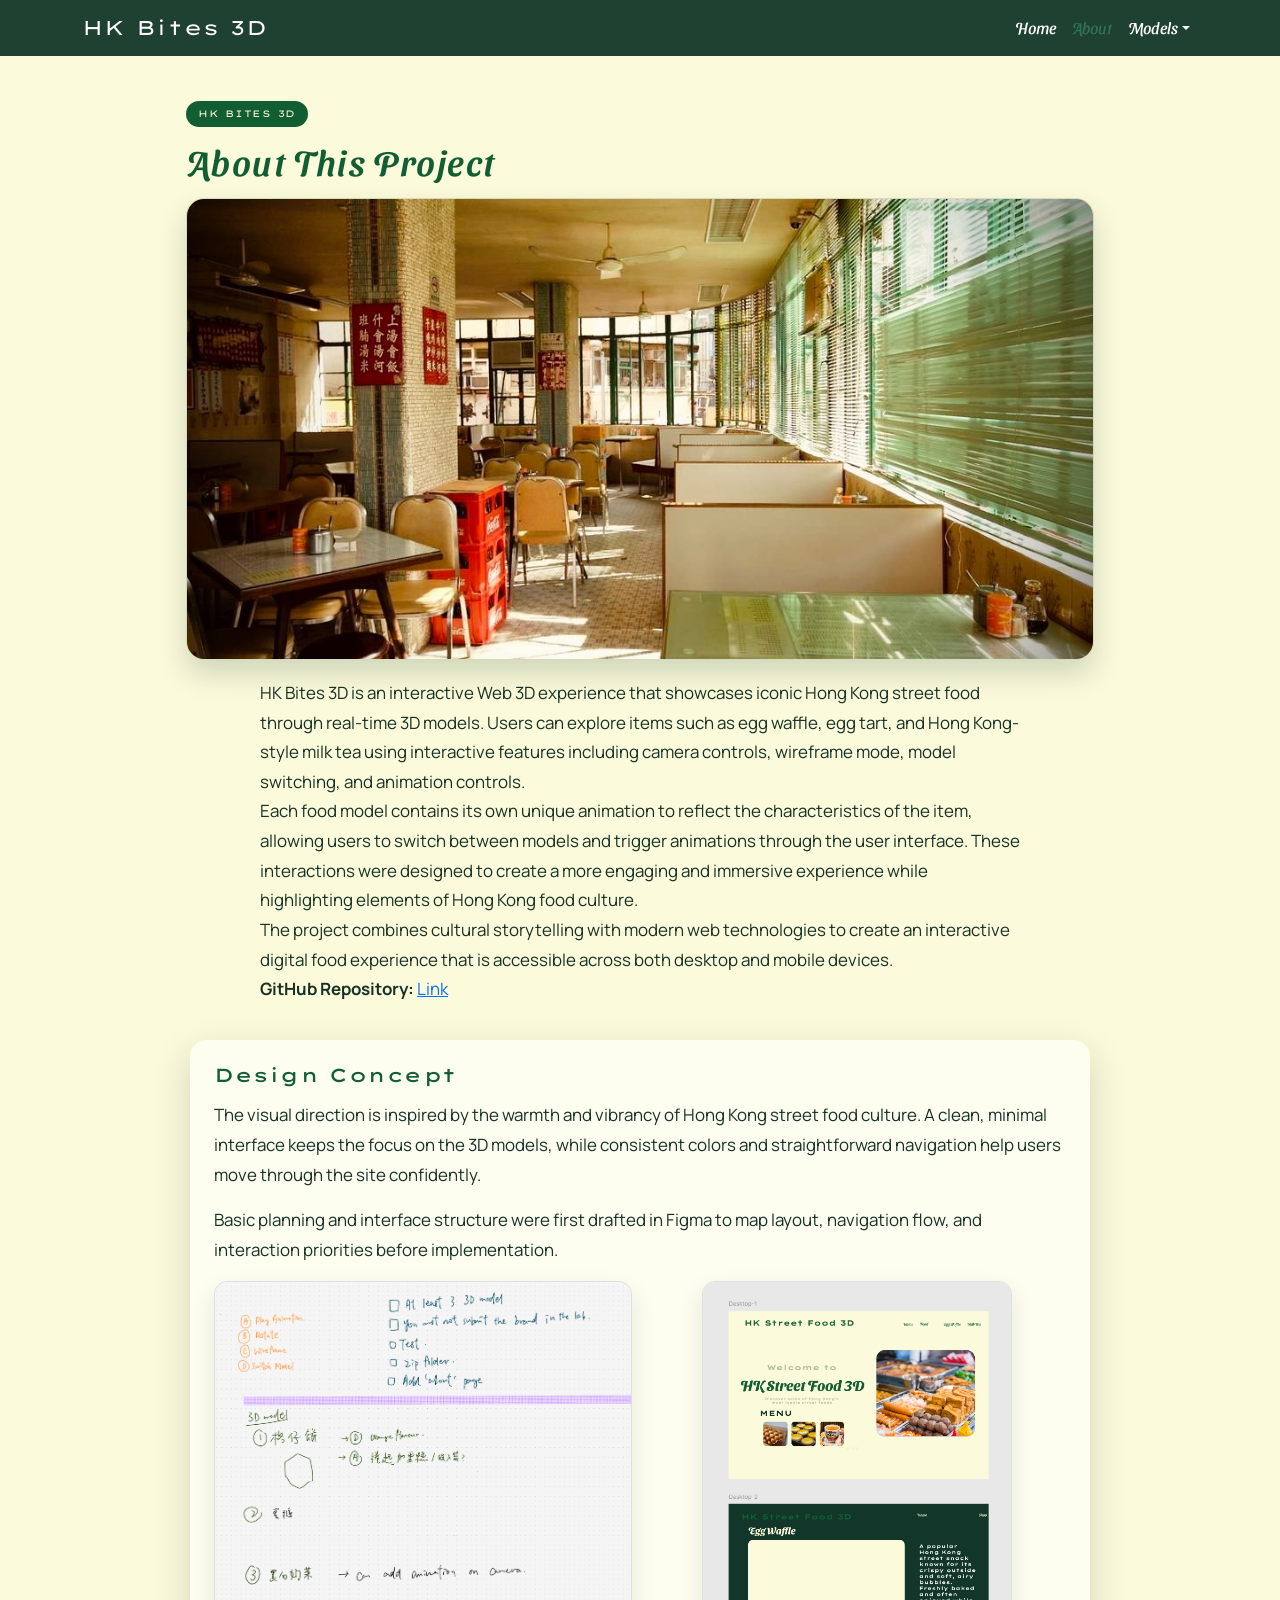
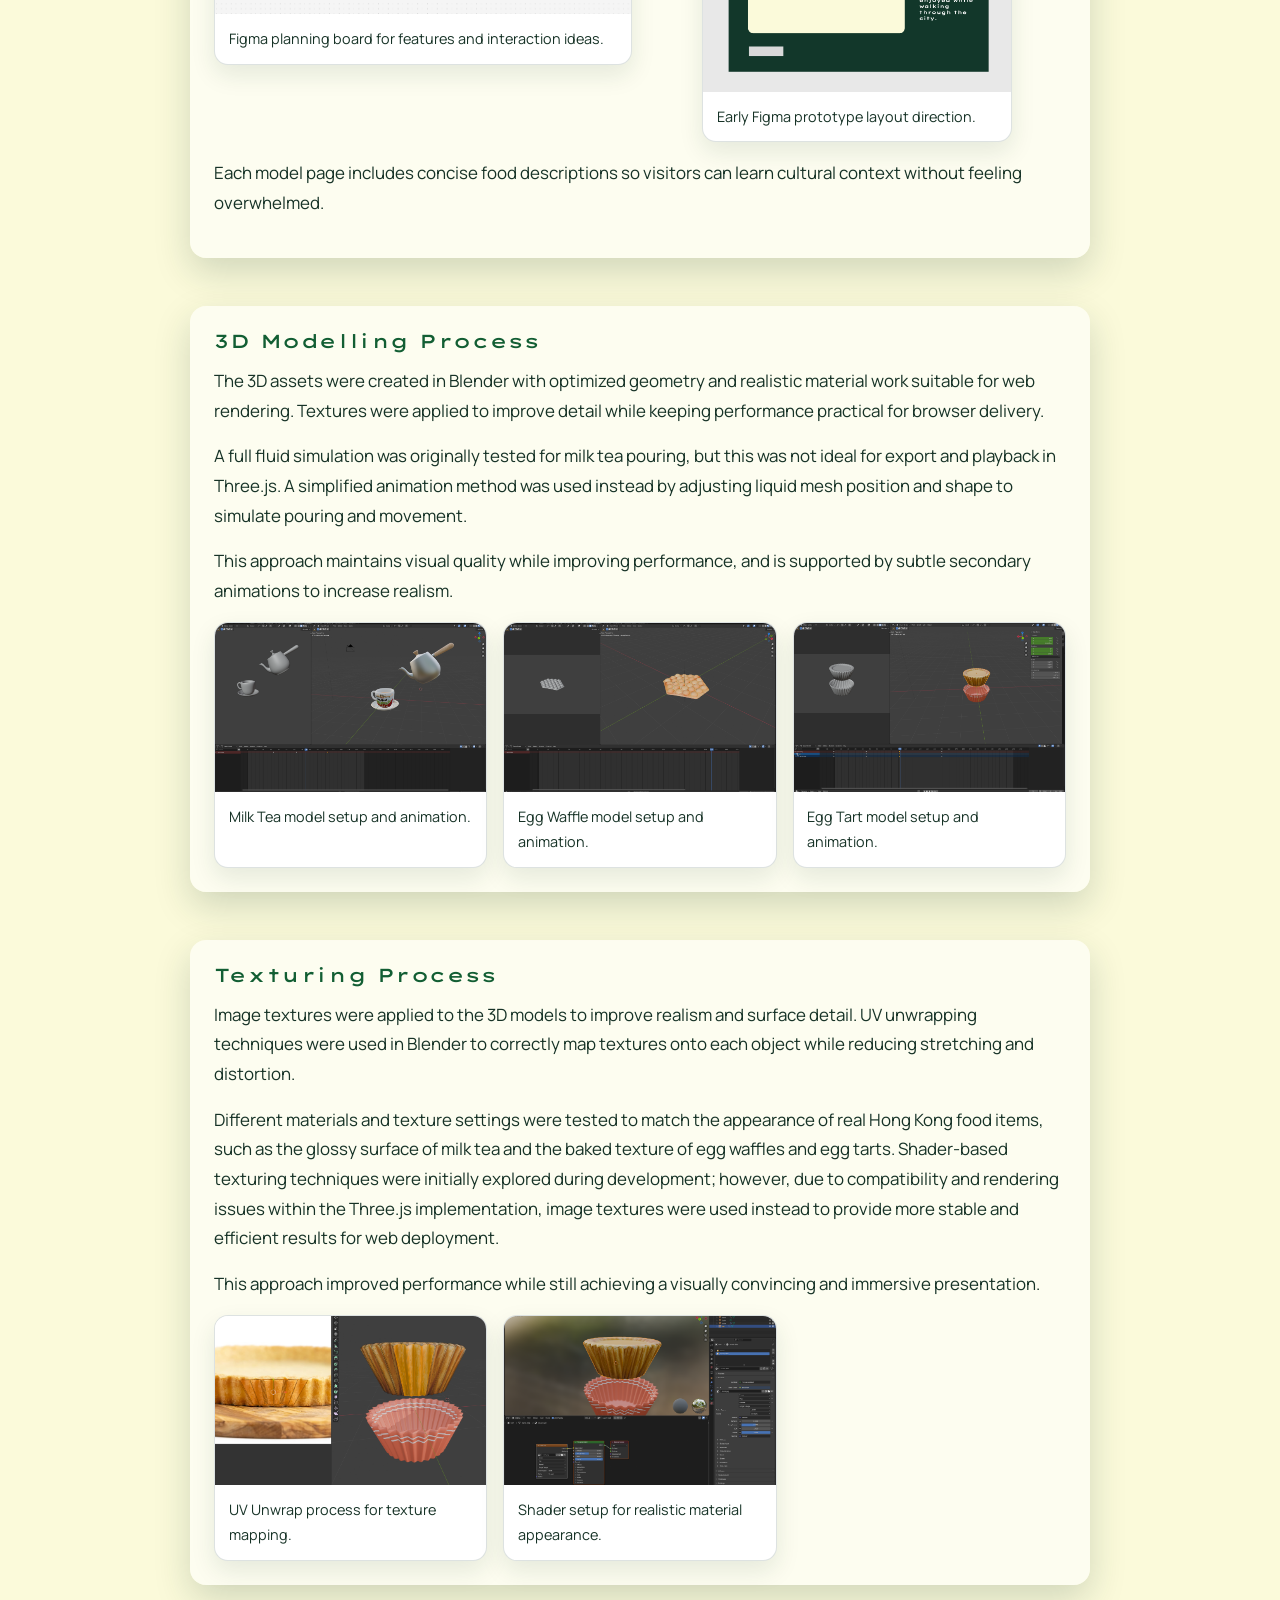
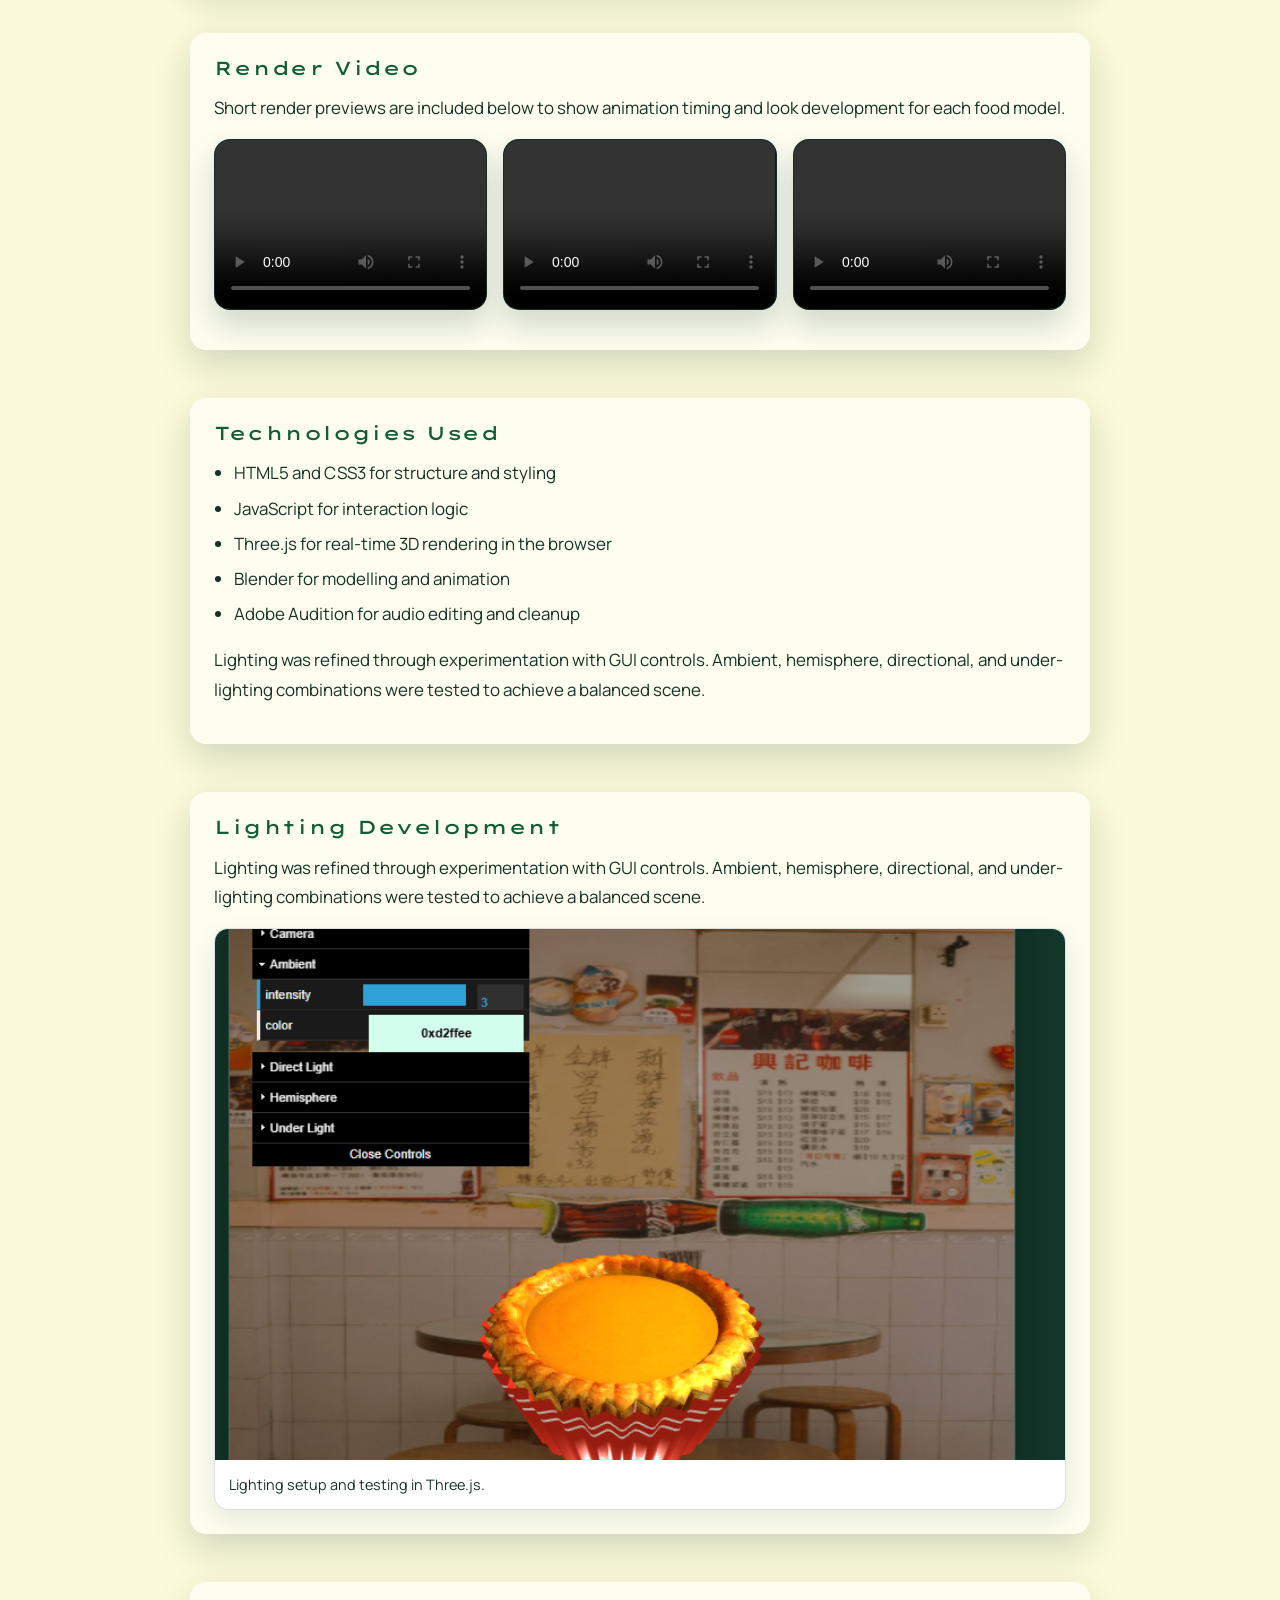
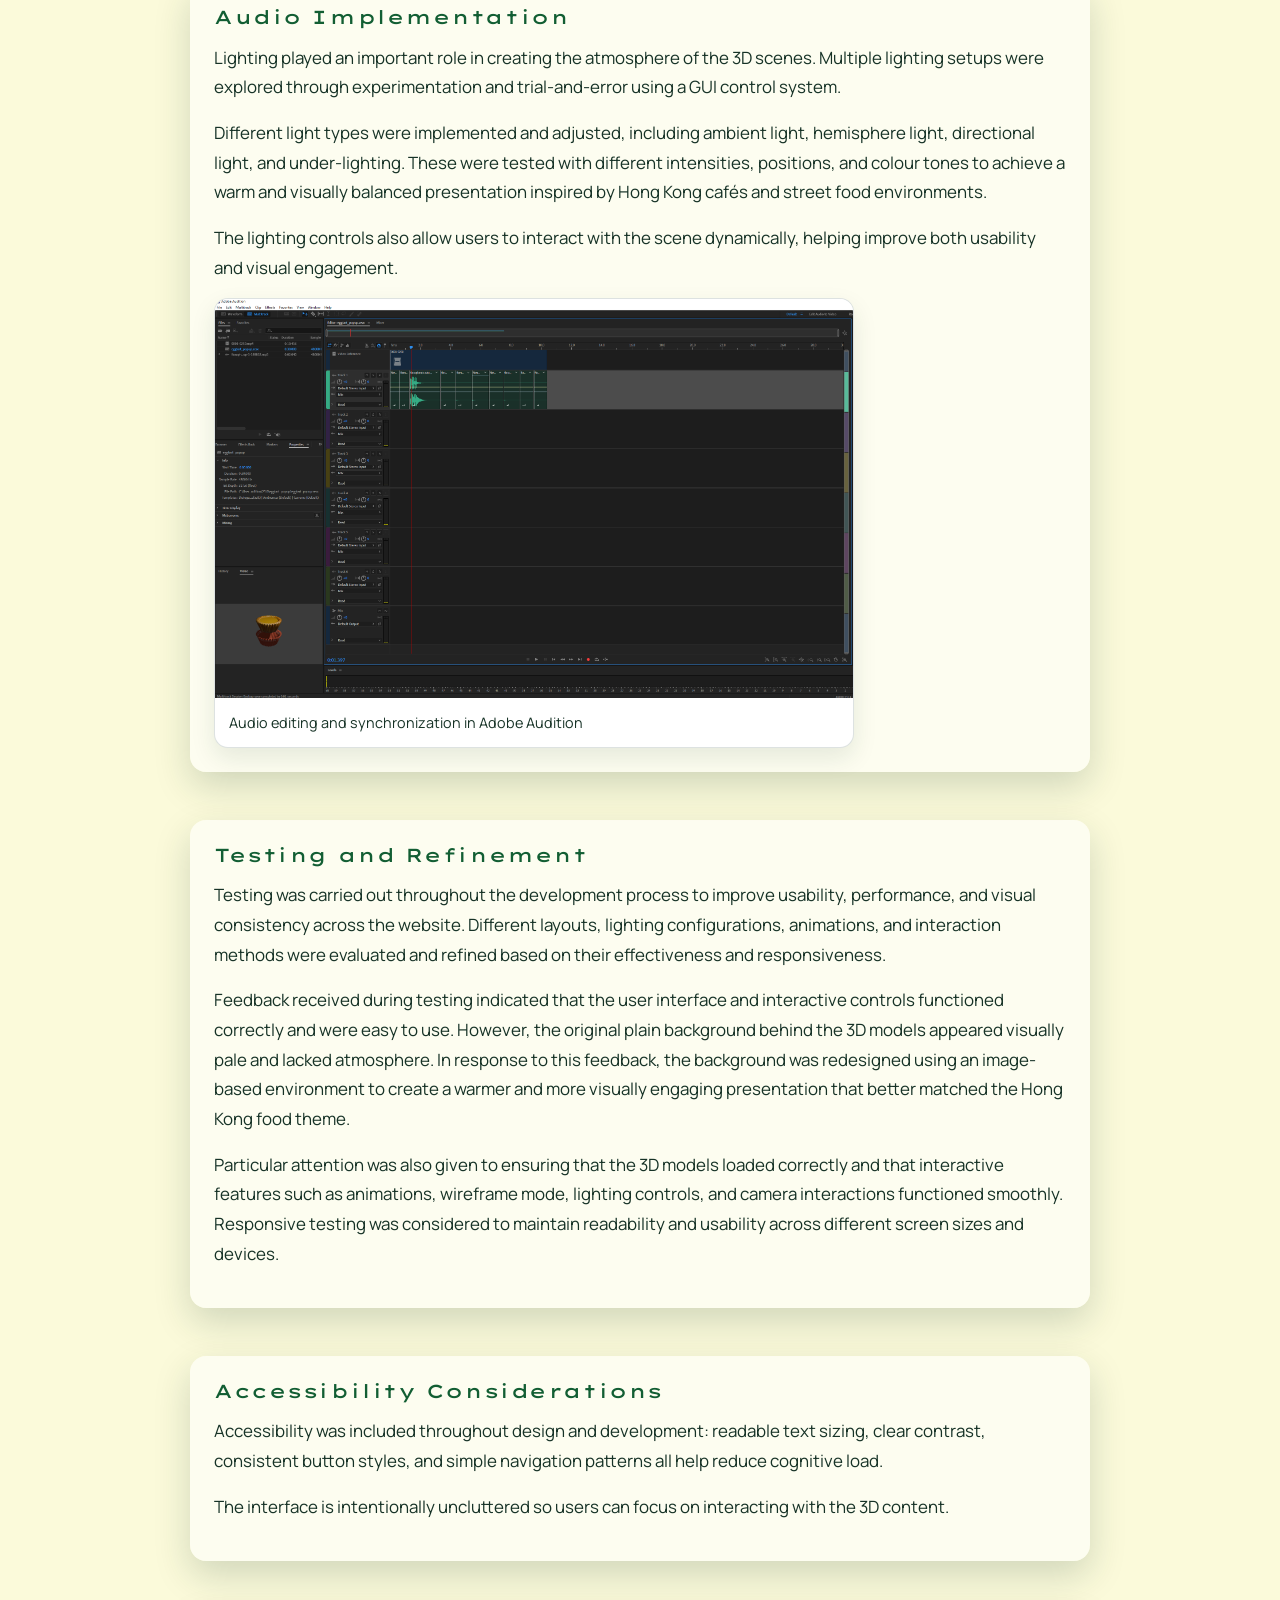
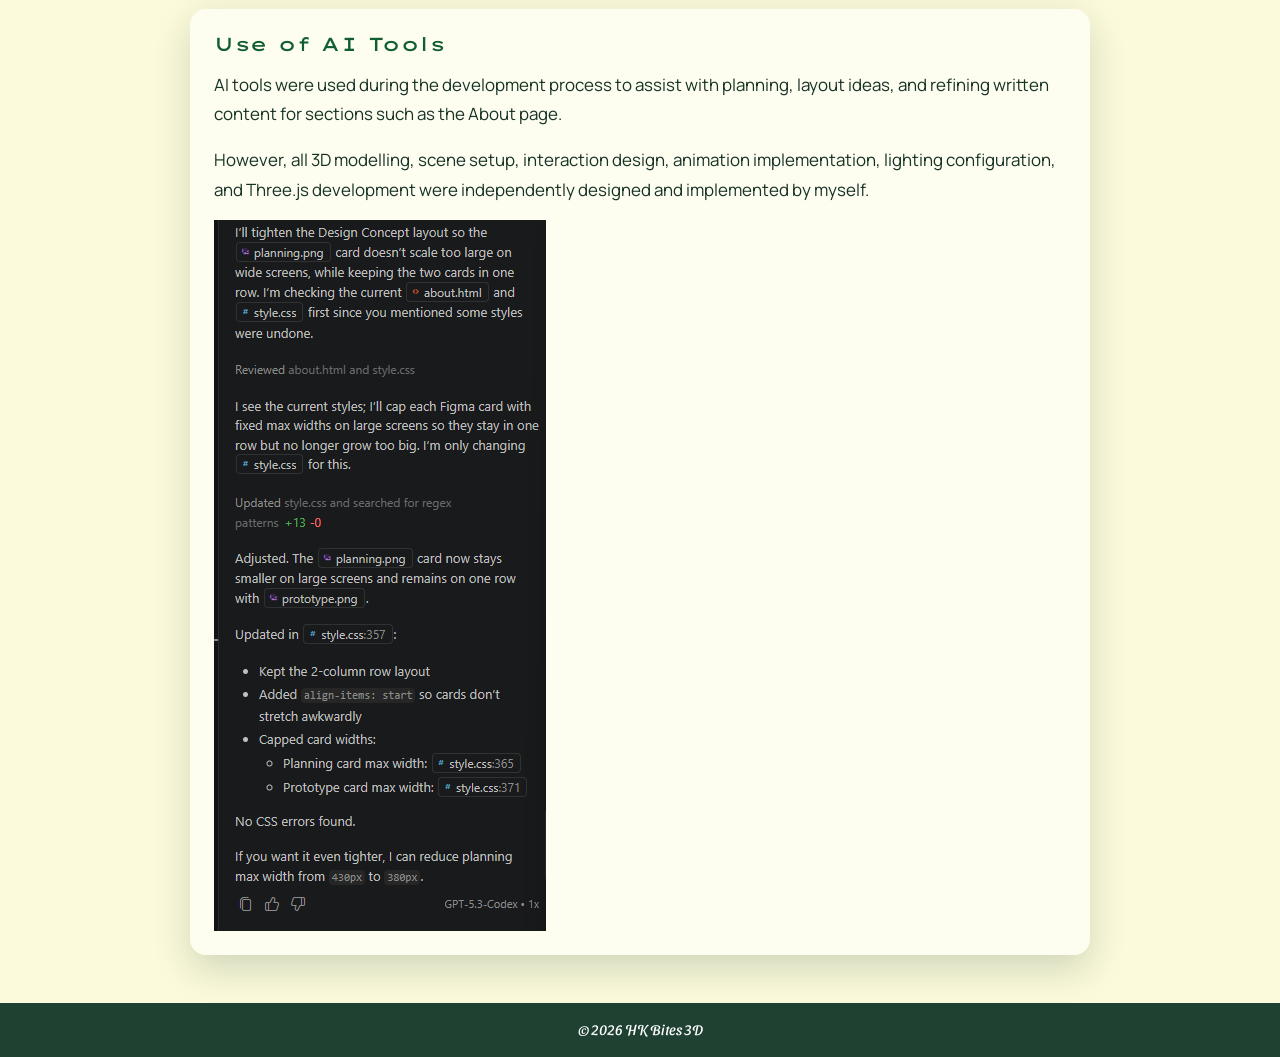
<file: about.html>
<!doctype html>
<html lang="en">
<head>
    <meta charset="utf-8">
    <meta name="viewport" content="width=device-width, initial-scale=1">
    <title>HK Bites 3D | About</title>
    <link rel="stylesheet" href="css/bootstrap.css">
    <link rel="stylesheet" href="style.css?v=20260423">
    <style>
        /* Fallback critical styles for publishing environments with stale cached CSS. */
        .page-about .about-wrap {
            max-width: 900px;
            margin: 2rem auto 3rem;
            padding: 1.5rem;
            border-radius: 16px;
            background: rgba(255, 255, 255, 0.6);
            box-shadow: 0 14px 36px rgba(18, 55, 42, 0.18);
        }

        .page-about .about-header-media {
            margin: 0 0 1.1rem;
            border-radius: 18px;
            overflow: hidden;
            border: 1px solid rgba(18, 55, 42, 0.16);
            box-shadow: 0 14px 28px rgba(18, 55, 42, 0.18);
        }

        .page-about .about-header-media img {
            width: 100%;
            height: clamp(220px, 38vw, 460px);
            object-fit: cover;
            display: block;
        }

        .page-about .process-card {
            margin: 0;
            border-radius: 14px;
            overflow: hidden;
            background: #ffffff;
            border: 1px solid rgba(18, 55, 42, 0.14);
            box-shadow: 0 10px 24px rgba(18, 55, 42, 0.1);
        }

        .page-about .process-card img {
            width: 100%;
            aspect-ratio: 16 / 10;
            object-fit: cover;
            display: block;
            background: linear-gradient(135deg, #f8f4d8, #e8efe3);
        }
    </style>
</head>
<body class="page-about">
    <nav class="navbar navbar-expand-lg site-nav">
        <div class="container">
            <a class="navbar-brand" href="index.html">HK Bites 3D</a>
            <button class="navbar-toggler" type="button" data-bs-toggle="collapse" data-bs-target="#mainNav" aria-controls="mainNav" aria-expanded="false" aria-label="Toggle navigation">
                <span class="navbar-toggler-icon"></span>
            </button>
            <div class="collapse navbar-collapse" id="mainNav">
                <ul class="navbar-nav ms-auto">
                    <li class="nav-item"><a class="nav-link" href="index.html">Home</a></li>
                    <li class="nav-item"><a class="nav-link active" href="about.html">About</a></li>
                    <li class="nav-item dropdown">
                        <a class="nav-link dropdown-toggle" href="#" id="modelsDropdown" role="button" data-bs-toggle="dropdown" aria-expanded="false">Models</a>
                        <ul class="dropdown-menu dropdown-menu-end" aria-labelledby="modelsDropdown">
                            <li><a class="dropdown-item" href="tart.html">Egg Tart</a></li>
                            <li><a class="dropdown-item" href="waffle.html">Egg Waffle</a></li>
                            <li><a class="dropdown-item" href="milktea.html">Milk Tea</a></li>
                        </ul>
                    </li>
                </ul>
            </div>
        </div>
    </nav>

    <main class="container">
        <section class="hero hero-about">
            <p class="eyebrow">HK Bites 3D</p>
            <h1>About This Project</h1>
            <figure class="about-header-media">
                <img src="assets/images/background.jpg" alt="Hong Kong cha chaan teng interior atmosphere" loading="lazy">
            </figure>
            <p>
                HK Bites 3D is an interactive Web 3D experience that showcases iconic Hong Kong street food through real-time 3D models. Users can explore items such as egg waffle, egg tart, and Hong Kong-style milk tea using interactive features including camera controls, wireframe mode, model switching, and animation controls.
            </p>
            <p>
                Each food model contains its own unique animation to reflect the characteristics of the item, allowing users to switch between models and trigger animations through the user interface. These interactions were designed to create a more engaging and immersive experience while highlighting elements of Hong Kong food culture.
            </p>
            <p> 
                The project combines cultural storytelling with modern web technologies to create an interactive digital food experience that is accessible across both desktop and mobile devices.
            </p>
            <p><strong>GitHub Repository:</strong>
                <a href="https://github.com/TevyTrial/HongKongStreetFood3d.git" target="_blank" rel="noopener noreferrer">Link</a>
            </p>
        </section>

        <section class="about-wrap about-section">
            <h2>Design Concept</h2>
            <p>
                The visual direction is inspired by the warmth and vibrancy of Hong Kong street food culture. A clean,
                minimal interface keeps the focus on the 3D models, while consistent colors and straightforward
                navigation help users move through the site confidently.
            </p>
            <p>
                Basic planning and interface structure were first drafted in Figma to map layout, navigation flow,
                and interaction priorities before implementation.
            </p>
            <div class="design-grid" aria-label="Figma planning and prototype screens">
                <figure class="process-card design-card-planning">
                    <img src="assets/images/About/planning.png" alt="Figma planning notes for HK Bites 3D" loading="lazy">
                    <figcaption>Figma planning board for features and interaction ideas.</figcaption>
                </figure>
                <figure class="process-card design-card-prototype">
                    <img src="assets/images/About/prototype.png" alt="Figma prototype layout for HK Bites 3D" loading="lazy">
                    <figcaption>Early Figma prototype layout direction.</figcaption>
                </figure>
            </div>
            <p>
                Each model page includes concise food descriptions so visitors can learn cultural context without feeling
                overwhelmed.
            </p>
        </section>

        <section class="about-wrap about-section">
            <h2>3D Modelling Process</h2>
            <p>
                The 3D assets were created in Blender with optimized geometry and realistic material work suitable for
                web rendering. Textures were applied to improve detail while keeping performance practical for browser
                delivery.
            </p>
            <p>
                A full fluid simulation was originally tested for milk tea pouring, but this was not ideal for export and
                playback in Three.js. A simplified animation method was used instead by adjusting liquid mesh position and
                shape to simulate pouring and movement.
            </p>
            <p>
                This approach maintains visual quality while improving performance, and is supported by subtle secondary
                animations to increase realism.
            </p>

            <div class="process-grid" aria-label="Blender modelling snapshots">
                <figure class="process-card">
                    <img src="assets/images/About/cupmodelling.png" alt="Milk tea model process in Blender" loading="lazy">
                    <figcaption>Milk Tea model setup and animation.</figcaption>
                </figure>
                <figure class="process-card">
                    <img src="assets/images/About/eggwafflemodelling.png" alt="Egg waffle model process in Blender" loading="lazy">
                    <figcaption>Egg Waffle model setup and animation.</figcaption>
                </figure>
                <figure class="process-card">
                    <img src="assets/images/About/tartmodelling.png" alt="Egg tart model process in Blender" loading="lazy">
                    <figcaption>Egg Tart model setup and animation.</figcaption>
                </figure>
            </div>
        </section>

        <section class="about-wrap about-section">
            <h2>Texturing Process</h2>
            <p>
                Image textures were applied to the 3D models to improve realism and surface detail. 
                UV unwrapping techniques were used in Blender to correctly map textures onto each object while reducing stretching and distortion.
            </p>
            <p>
                Different materials and texture settings were tested to match the appearance of real Hong Kong food items, such as the glossy surface of milk tea and the baked texture of egg waffles and egg tarts. 
Shader-based texturing techniques were initially explored during development; however, due to compatibility and rendering issues within the Three.js implementation, 
image textures were used instead to provide more stable and efficient results for web deployment.

            </p>
            <p>
                This approach improved performance while still achieving a visually convincing and immersive presentation.
            </p>

            <div class="process-grid" aria-label="Blender modelling snapshots">
                <figure class="process-card">
                    <img src="assets/images/About/UVUnwrap.png" alt="UV Unwrap process in Blender" loading="lazy">
                    <figcaption>UV Unwrap process for texture mapping.</figcaption>
                </figure>
                <figure class="process-card">
                    <img src="assets/images/About/shader.png" alt="Shader setup process in Blender" loading="lazy">
                    <figcaption>Shader setup for realistic material appearance.</figcaption>
                </figure>
                
            </div>
        </section>


        <section class="about-wrap about-section">
            <h2>Render Video</h2>
            <p>
                Short render previews are included below to show animation timing and look development for each food
                model.
            </p>
            <div class="video-grid" aria-label="Render videos for three food models">
                <figure class="video-card">
                    <video controls preload="metadata" playsinline>
                        <source src="assets/images/About/Cup.mp4" type="video/mp4">
                        Your browser does not support the video tag.
                    </video>
                </figure>
                <figure class="video-card">
                    <video controls preload="metadata" playsinline>
                        <source src="assets/images/About/eggtart.mp4" type="video/mp4">
                        Your browser does not support the video tag.
                    </video>
                </figure>
                <figure class="video-card">
                    <video controls preload="metadata" playsinline>
                        <source src="assets/images/About/Waffle.mp4" type="video/mp4">
                        Your browser does not support the video tag.
                    </video>
                </figure>
            </div>
        </section>

        <section class="about-wrap about-section">
            <h2>Technologies Used</h2>
            <ul class="tech-list">
                <li>HTML5 and CSS3 for structure and styling</li>
                <li>JavaScript for interaction logic</li>
                <li>Three.js for real-time 3D rendering in the browser</li>
                <li>Blender for modelling and animation</li>
                <li>Adobe Audition for audio editing and cleanup</li>
            </ul>
            <p>
                Lighting was refined through experimentation with GUI controls. Ambient, hemisphere, directional, and
                under-lighting combinations were tested to achieve a balanced scene.
            </p>
        </section>

        <section class="about-wrap about-section">
            <h2>Lighting Development</h2>
            <p>
                Lighting was refined through experimentation with GUI controls. Ambient, hemisphere, directional, and
                under-lighting combinations were tested to achieve a balanced scene.
            </p>
                <figure class="process-card lighting-process-card">
                    <img src="assets/images/About/light.png" alt="Lighting setup process in Three.js" loading="lazy">
                    <figcaption>Lighting setup and testing in Three.js.</figcaption>    
        </section>

        <section class="about-wrap about-section">
            <h2>Audio Implementation</h2>
            <p>
                Lighting played an important role in creating the atmosphere of the 3D scenes. 
Multiple lighting setups were explored through experimentation and trial-and-error using a GUI control system.
            </p>
            <p> 
                Different light types were implemented and adjusted, including ambient light, hemisphere light, directional light, and under-lighting. 
These were tested with different intensities, positions, and colour tones to achieve a warm and visually balanced presentation inspired by Hong Kong cafés and street food environments.
            </p>
            <p>
                The lighting controls also allow users to interact with the scene dynamically, helping improve both usability and visual engagement.
            </p>
                <figure class="process-card audio-process-card">
                    <img src="assets/images/About/auditon.png" alt="Audio editing" loading="lazy">
                    <figcaption>Audio editing and synchronization in Adobe Audition</figcaption>
                </figure>
        </section>

        <section class="about-wrap about-section">
            <h2>Testing and Refinement</h2>
            <p>
                Testing was carried out throughout the development process to improve usability, performance, and visual consistency across the website. Different layouts, lighting configurations, animations, and interaction methods were evaluated and refined based on their effectiveness and responsiveness.
            </p>
            <p>
                Feedback received during testing indicated that the user interface and interactive controls functioned correctly and were easy to use. However, the original plain background behind the 3D models appeared visually pale and lacked atmosphere. In response to this feedback, the background was redesigned using an image-based environment to create a warmer and more visually engaging presentation that better matched the Hong Kong food theme.
            </p>
            <p>
                Particular attention was also given to ensuring that the 3D models loaded correctly and that interactive features such as animations, wireframe mode, lighting controls, and camera interactions functioned smoothly. Responsive testing was considered to maintain readability and usability across different screen sizes and devices.
            </p>
        </section>

        <section class="about-wrap about-section">
            <h2>Accessibility Considerations</h2>
            <p>
                Accessibility was included throughout design and development: readable text sizing, clear contrast,
                consistent button styles, and simple navigation patterns all help reduce cognitive load.
            </p>
            <p>
                The interface is intentionally uncluttered so users can focus on interacting with the 3D content.
            </p>
        </section>

        <section class="about-wrap about-section">
            <h2>Use of AI Tools</h2>
            <p>
                AI tools were used during the development process to assist with planning, layout ideas, and refining written content for sections such as the About page.
            </p>
            <p>
                However, all 3D modelling, scene setup, interaction design, animation implementation, lighting configuration, and Three.js development were independently designed and implemented by myself.            </p>
            </p>
            <img src="assets/images/About/AI.png" alt="AI tools used for planning and content refinement" loading="lazy">
        </section>


    </main>

    <footer class="site-footer">
        <div class="container">&copy; 2026 HK Bites 3D</div>
    </footer>
    
    <script src="js/bootstrap.bundle.min.js"></script>
</body>
</html>
</file>
<file: style.css>
@import url('https://fonts.googleapis.com/css2?family=Lexend+Zetta:wght@100..900&family=Manrope:wght@400;500;600;700&family=Sansita+Swashed:wght@300..900&display=swap');

:root {
    --home-bg: #FBFADA;
    --models-bg: #12372A;
    --ink-dark: #1f2a1f;
    --ink-light: #f5f7f2;
    --accent: #436850;
    --card-shadow: 0 14px 36px rgba(18, 55, 42, 0.18);
}

* {
    box-sizing: border-box;
}

body {
    margin: 0;
    font-family: 'Sansita Swashed', serif;
    color: var(--ink-dark);
    min-height: 100vh;
    display: flex;
    flex-direction: column;
}

main {
    flex: 1;
}

h1 {
    font-family: 'Sansita Swashed', serif;
    letter-spacing: 0.04em;
    font-size: clamp(1.2rem, 3.5vw, 2.8rem);
    color: #FBFADA;
}

h2,
h3,
h4,
h5,
h6,
.navbar-brand {
    font-family: 'Lexend Zetta', sans-serif;
    letter-spacing: 0.03em;
}

p {
    font-family: 'Lexend Zetta', sans-serif;
    line-height: 1.65;
}

.site-nav {
    background: rgba(18, 55, 42, 0.95);
}

.site-nav .navbar-brand,
.site-nav .nav-link,
.site-nav .dropdown-item {
    color: #ffffff;
}

.page-models .site-nav .navbar-brand {
    color: #ffffff;
}

.site-nav .navbar-toggler {
    border-color: rgba(255, 255, 255, 0.65);
}

.site-nav .navbar-toggler:focus {
    box-shadow: none;
}

.site-nav .navbar-toggler-icon {
    background-image: url("data:image/svg+xml,%3Csvg xmlns='http://www.w3.org/2000/svg' viewBox='0 0 30 30'%3E%3Cpath stroke='rgba(255,255,255,0.95)' stroke-linecap='round' stroke-miterlimit='10' stroke-width='2' d='M4 7h22M4 15h22M4 23h22'/%3E%3C/svg%3E");
}

.site-nav .nav-link.active,
.site-nav .nav-link:hover,
.site-nav .dropdown-item:hover {
    color: #337058;
}

.site-nav .dropdown-menu {
    background: #1f4a39;
    border: 1px solid rgba(255, 255, 255, 0.15);
}

.site-footer {
    padding: 1rem 0;
    text-align: center;
    background: rgba(18, 55, 42, 0.95);
    color: #ffffff;
    font-size: 0.9rem;
}

.page-home,
.page-about {
    background: var(--home-bg);
    color: var(--ink-dark);
}

.page-models,
.model-viewer-page {
    background: var(--models-bg);
    color: var(--ink-light);
}

.hero {
    padding: 4rem 1rem 2rem;
    text-align: center;
}

.hero h1 {
    font-size: clamp(1.3rem, 3vw, 2.2rem);
    margin-bottom: 0.8rem;
}

.hero h2 {
    font-size: clamp(1rem, 2.5vw, 1.5rem);
    margin-bottom: 1.5rem;
}

.hero p {
    max-width: 760px;
    margin: 0 auto;
}

.hero-home {
    text-align: left;
}

.hero-home h2 {
    color: #ADBC9F;
    font-size: clamp(1.15rem, 1.8vw, 1.25rem);
    margin-bottom: 0.35rem;
}

.hero-home h1 {
    color: #125E33;
    font-size: clamp(2.5rem, 4.8vw, 3.8rem);
    font-family: 'sansita swashed', cursive;
    line-height: 1.1;
    margin-bottom: 0.9rem;
}

.hero-home p {
    color: #ADBC9F;
    font-size: clamp(0.85rem, 1.4vw, 1rem);
    font-family: 'Lexend Zetta', sans-serif;
    margin: 0;
    max-width: 560px;
}

.hero-home-image {
    width: 100%;
    max-width: 560px;
    border-radius: 20px;
    display: block;
    margin-left: auto;
    box-shadow: 0 16px 34px rgba(18, 55, 42, 0.22);
}

.menu-grid,
.models-grid {
    padding: 1rem 1rem 3rem;
}

.home-menu-inline {
    margin-top: 1.5rem;
    max-width: 660px;
}

.home-menu {
    padding: 0 1rem 2rem;
}

.explore-menu-title {
    font-family: 'Lexend Zetta', sans-serif;
    font-size: clamp(0.9rem, 1.3vw, 1.1rem);
    color: #125E33;
    margin: 0 0 0.9rem;
}

.home-menu-row {
    --bs-gutter-x: 0.8rem;
    --bs-gutter-y: 0.8rem;
}

.food-card,
.models-card {
    background: rgba(255, 255, 255, 0.65);
    border-radius: 16px;
    overflow: hidden;
    box-shadow: var(--card-shadow);
    transition: transform 0.25s ease;
    height: 100%;
}

.food-card:hover,
.models-card:hover {
    transform: translateY(-6px);
}

.food-link,
.model-link {
    text-decoration: none;
    color: inherit;
    display: block;
}

.food-tile {
    position: relative;
    aspect-ratio: 1 / 1;
    border-radius: 22px;
}

.food-card img,
.models-card img {
    width: 100%;
    height: 240px;
    object-fit: cover;
    display: block;
}

.food-tile img {
    position: absolute;
    inset: 0;
    width: 100%;
    height: 100%;
    object-fit: cover;
    transform: scale(1);
    transition: transform 0.35s ease;
}

.food-overlay {
    position: absolute;
    inset: 0;
    display: flex;
    flex-direction: column;
    justify-content: center;
    align-items: center;
    gap: 0.55rem;
    padding: 1.25rem;
    text-align: center;
    color: #ffffff;
    background: rgba(0, 0, 0, 0.76);
    opacity: 0;
    transition: opacity 0.3s ease;
}

.food-overlay h3 {
    font-size: clamp(0.95rem, 1.8vw, 1.2rem);
    margin: 0;
}

.food-overlay p {
    font-family: 'Lexend Zetta', sans-serif;
    font-size: clamp(0.62rem, 1vw, 0.82rem);
    line-height: 1.5;
    margin: 0;
    max-width: 14ch;
}

.food-link:hover .food-overlay,
.food-link:focus-visible .food-overlay,
.food-link:focus-within .food-overlay {
    opacity: 1;
}

.food-link:hover .food-tile img,
.food-link:focus-visible .food-tile img,
.food-link:focus-within .food-tile img {
    transform: scale(1.06);
}

.page-about .about-wrap {
    max-width: 900px;
    margin: 2rem auto 3rem;
    padding: 1.5rem;
    border-radius: 16px;
    background: rgba(255, 255, 255, 0.6);
    box-shadow: var(--card-shadow);
}

.page-about .hero-about {
    max-width: 940px;
    margin: 0 auto;
    text-align: left;
    padding-top: 2.7rem;
    padding-bottom: 0.25rem;
}

.page-about .hero-about .eyebrow {
    display: inline-flex;
    margin: 0 0 0.8rem;
    padding: 0.3rem 0.75rem;
    border-radius: 999px;
    font-family: 'Lexend Zetta', sans-serif;
    font-size: 0.58rem;
    letter-spacing: 0.08em;
    text-transform: uppercase;
    color: #FBFADA;
    background: #125E33;
}

.page-about .hero-about h1 {
    color: #125E33;
    margin-bottom: 1rem;
}

.page-about .about-header-media {
    margin: 0 0 1.1rem;
    border-radius: 18px;
    overflow: hidden;
    border: 1px solid rgba(18, 55, 42, 0.16);
    box-shadow: 0 14px 28px rgba(18, 55, 42, 0.18);
}

.page-about .about-header-media img {
    width: 100%;
    height: clamp(220px, 38vw, 460px);
    object-fit: cover;
    display: block;
}

.page-about .hero-about p,
.page-about .about-section p,
.page-about .about-section li,
.page-about .about-section figcaption {
    font-family: 'Manrope', sans-serif;
    line-height: 1.75;
    font-size: clamp(0.98rem, 1.35vw, 1.06rem);
    color: #163226;
}

.page-about .about-section {
    max-width: 940px;
    margin-top: 1.1rem;
    margin-bottom: 1.4rem;
}

.page-about .about-section h2 {
    font-size: clamp(0.95rem, 1.8vw, 1.18rem);
    margin-bottom: 0.85rem;
    color: #125E33;
}

.page-about .tech-list {
    margin: 0.25rem 0 1rem;
    padding-left: 1.25rem;
}

.page-about .tech-list li {
    margin-bottom: 0.35rem;
}

.page-about .design-grid {
    margin: 1rem 0;
    display: grid;
    grid-template-columns: repeat(2, minmax(0, 1fr));
    gap: 1rem;
    align-items: start;
}

.page-about .design-grid .design-card-planning {
    width: 100%;
    max-width: 430px;
    justify-self: center;
}

.page-about .design-grid .design-card-prototype {
    width: 100%;
    max-width: 310px;
    justify-self: center;
}

.page-about .design-grid .process-card img {
    object-fit: contain;
    background: #f3f2e6;
}

.page-about .design-grid .design-card-planning img {
    aspect-ratio: 5 / 4;
}

.page-about .design-grid .design-card-prototype img {
    aspect-ratio: 3 / 4;
}

.page-about .process-grid {
    margin-top: 1rem;
    display: grid;
    grid-template-columns: repeat(3, minmax(0, 1fr));
    gap: 1rem;
}

.page-about .process-card {
    margin: 0;
    border-radius: 14px;
    overflow: hidden;
    background: #ffffff;
    border: 1px solid rgba(18, 55, 42, 0.14);
    box-shadow: 0 10px 24px rgba(18, 55, 42, 0.1);
}

.page-about .process-card img {
    width: 100%;
    aspect-ratio: 16 / 10;
    object-fit: cover;
    display: block;
    background: linear-gradient(135deg, #f8f4d8, #e8efe3);
}

.page-about .process-card figcaption {
    margin: 0;
    padding: 0.75rem 0.85rem;
    font-size: 0.9rem;
}

.page-about .audio-process-card {
    margin-top: 1rem;
    max-width: 640px;
    margin-left: auto;
    margin-right: auto;
}

.page-about .audio-process-card img {
    aspect-ratio: 16 / 9;
    object-fit: cover;
}

.page-about .video-card {
    margin-top: 0.75rem;
    border-radius: 16px;
    overflow: hidden;
    border: 1px solid rgba(18, 55, 42, 0.18);
    background: #132c23;
    box-shadow: 0 16px 30px rgba(18, 55, 42, 0.18);
}

.page-about .video-grid {
    margin-top: 0.75rem;
    display: grid;
    grid-template-columns: repeat(3, minmax(0, 1fr));
    gap: 1rem;
}

.page-about .video-grid .video-card {
    margin-top: 0;
}

.page-about .video-card video {
    width: 100%;
    display: block;
    aspect-ratio: 16 / 10;
    max-height: none;
    background: #0f1f19;
}

.page-about .video-card figcaption {
    margin: 0;
    padding: 0.7rem 0.85rem;
    color: #dce7e0;
    background: #163428;
    font-family: 'Manrope', sans-serif;
    font-size: 0.92rem;
}

@media (max-width: 991.98px) {
    .page-about .process-grid {
        grid-template-columns: repeat(2, minmax(0, 1fr));
    }

    .page-about .video-grid {
        grid-template-columns: repeat(2, minmax(0, 1fr));
    }
}

@media (max-width: 767.98px) {
    .page-about .hero-about {
        padding-top: 2rem;
    }

    .page-about .about-wrap {
        padding: 1.1rem;
    }

    .page-about .process-grid {
        grid-template-columns: 1fr;
    }

    .page-about .design-grid {
        grid-template-columns: 1fr;
    }

    .page-about .video-grid {
        grid-template-columns: 1fr;
    }
}

.page-models .models-card {
    background: rgba(255, 255, 255, 0.12);
    border: 1px solid rgba(255, 255, 255, 0.2);
}

.page-models .models-card .card-body {
    padding: 1rem;
    color: #ffffff;
}

.page-models .models-card h3 {
    margin-bottom: 0.5rem;
}

.model-viewer-page .model-header {
    padding: 1rem 1rem 0;
}

.model-viewer-page .model-header h1 {
    margin: 0;
    font-size: clamp(1.1rem, 2.2vw, 1.7rem);
}

.model-viewer-page .viewer-shell {
    position: relative;
    width: 100%;
    height: calc(100vh - 210px);
    min-height: 420px;
}

.model-viewer-page .viewer-card {
    border-radius: 18px;
    overflow: hidden;
    border: 1px solid rgba(255, 255, 255, 0.2);
    background: rgba(255, 255, 255, 0.06);
    box-shadow: 0 18px 42px rgba(0, 0, 0, 0.32);
}

.model-viewer-page .model-description {
    height: 100%;
    border-radius: 18px;
    border: 1px solid rgba(255, 255, 255, 0.2);
    background: rgba(255, 255, 255, 0.09);
    box-shadow: 0 18px 42px rgba(0, 0, 0, 0.22);
    padding: 1.25rem;
    color: #ffffff;
    display: flex;
    flex-direction: column;
    justify-content: center;
}

.model-viewer-page .model-description h2 {
    margin: 0 0 0.65rem;
    font-size: clamp(1rem, 1.8vw, 1.25rem);
    color: #FBFADA;
}

.model-viewer-page .model-description p {
    margin: 0;
    line-height: 1.7;
    color: rgba(255, 255, 255, 0.94);
}

#threeContainer {
    width: 100%;
    height: 100%;
    display: block;
    border-top: 1px solid rgba(255, 255, 255, 0.1);
}

#gui-container {
    position: absolute;
    top: 20px;
    left: 20px;
    z-index: 20;
}

@media (max-width: 768px) {
    .hero-home {
        text-align: center;
    }

    .hero-home p {
        margin: 0 auto;
    }

    .hero-home-image {
        margin: 0 auto;
    }

    .models-card img {
        height: 190px;
    }

    .home-menu-inline {
        max-width: 100%;
        margin-top: 0;
    }

    .home-menu {
        margin-top: 0.8rem;
    }

    .home-menu-row {
        --bs-gutter-x: 0.45rem;
        --bs-gutter-y: 0.45rem;
    }

    .menu-tile-col {
        flex: 0 0 33.333333%;
        max-width: 33.333333%;
    }

    .food-overlay h3 {
        font-size: clamp(0.64rem, 2.6vw, 0.74rem);
    }

    .food-overlay p {
        font-size: clamp(0.47rem, 1.9vw, 0.56rem);
    }

    .model-viewer-page .viewer-shell {
        height: calc(100vh - 250px);
    }

    .model-viewer-page .viewer-card {
        border-radius: 12px;
    }

    .model-viewer-page .model-description {
        border-radius: 12px;
        padding: 1rem;
    }

    .model-viewer-page .model-header h1 {
        font-size: clamp(1.35rem, 5.4vw, 1.85rem);
    }

    .model-viewer-page .model-description p {
        font-size: clamp(0.86rem, 3.2vw, 0.95rem);
        line-height: 1.55;
    }
}

@media (min-width: 992px) {
    .hero-home {
        padding-top: 6rem;
        padding-bottom: 4.5rem;
    }

    .home-menu {
        padding-bottom: 2.8rem;
    }
}

@media (hover: none) {
    .food-tile img {
        transform: none;
    }
}
</file>
